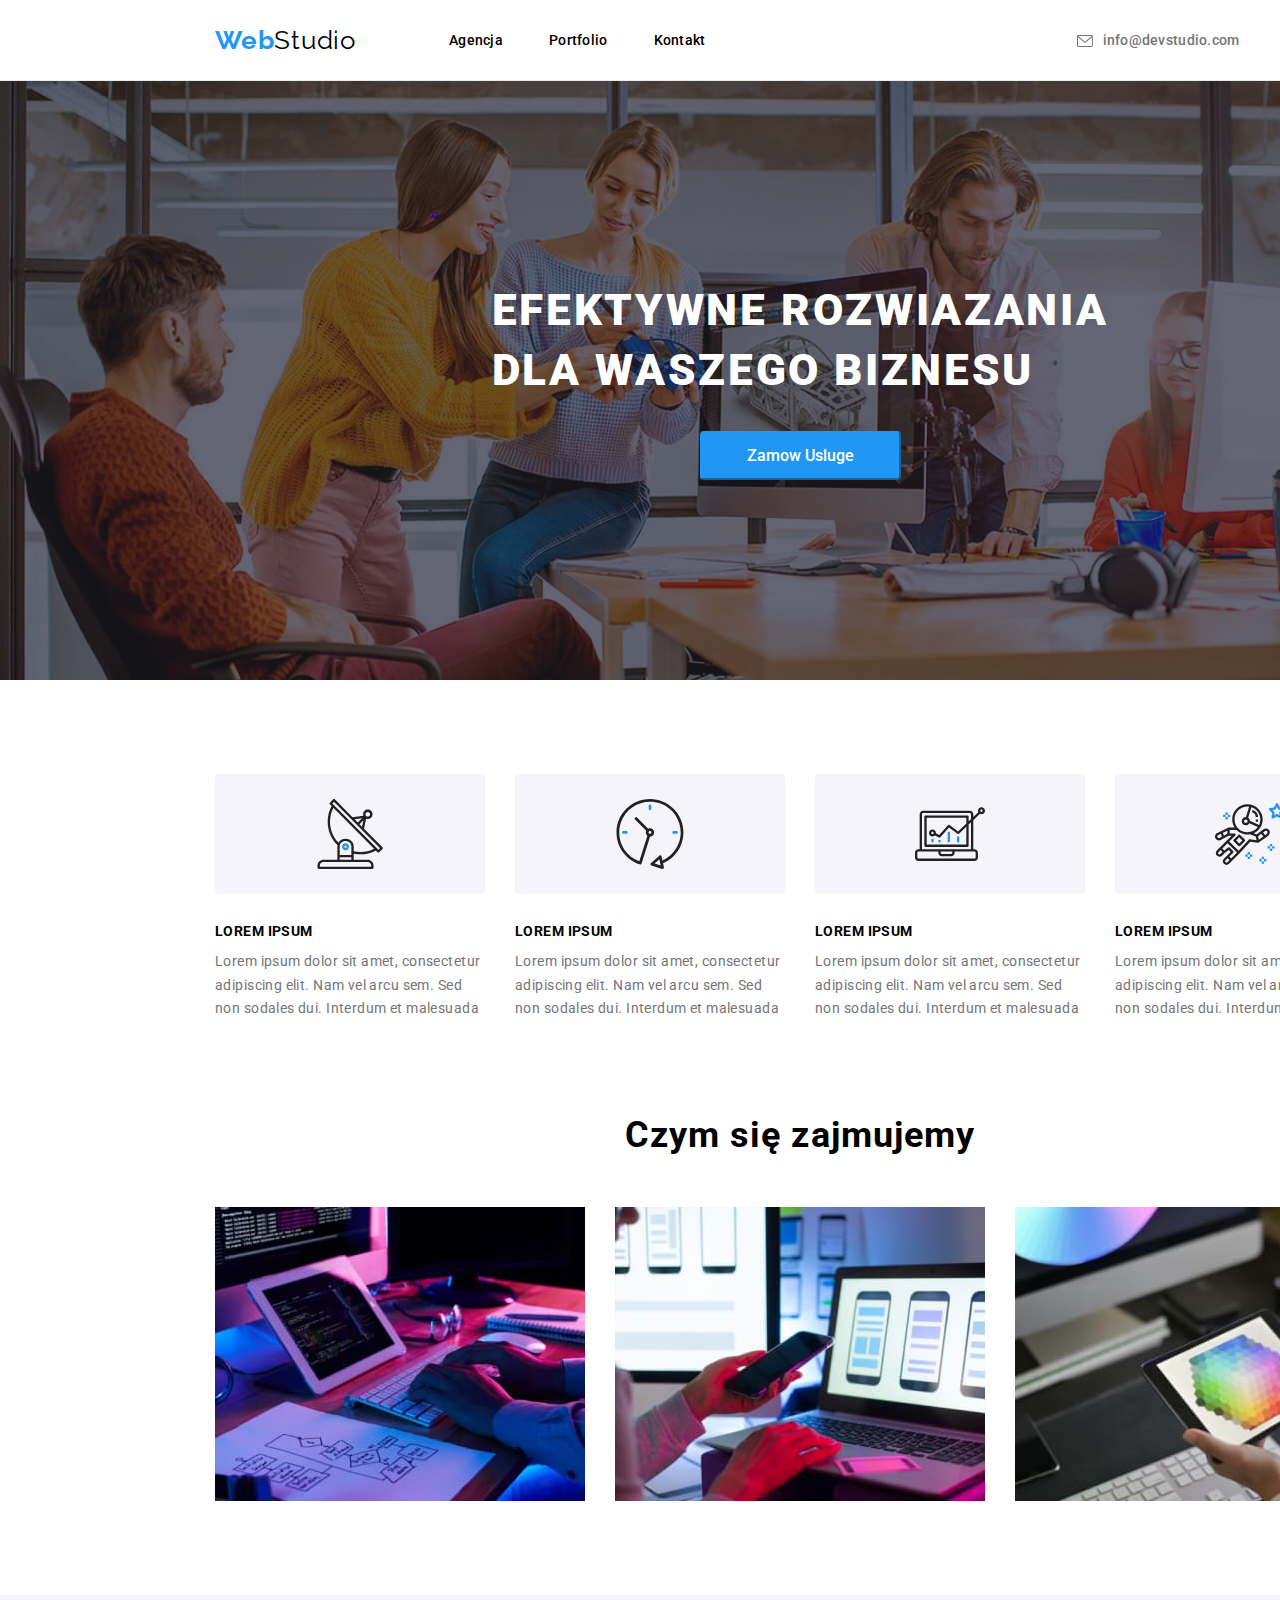
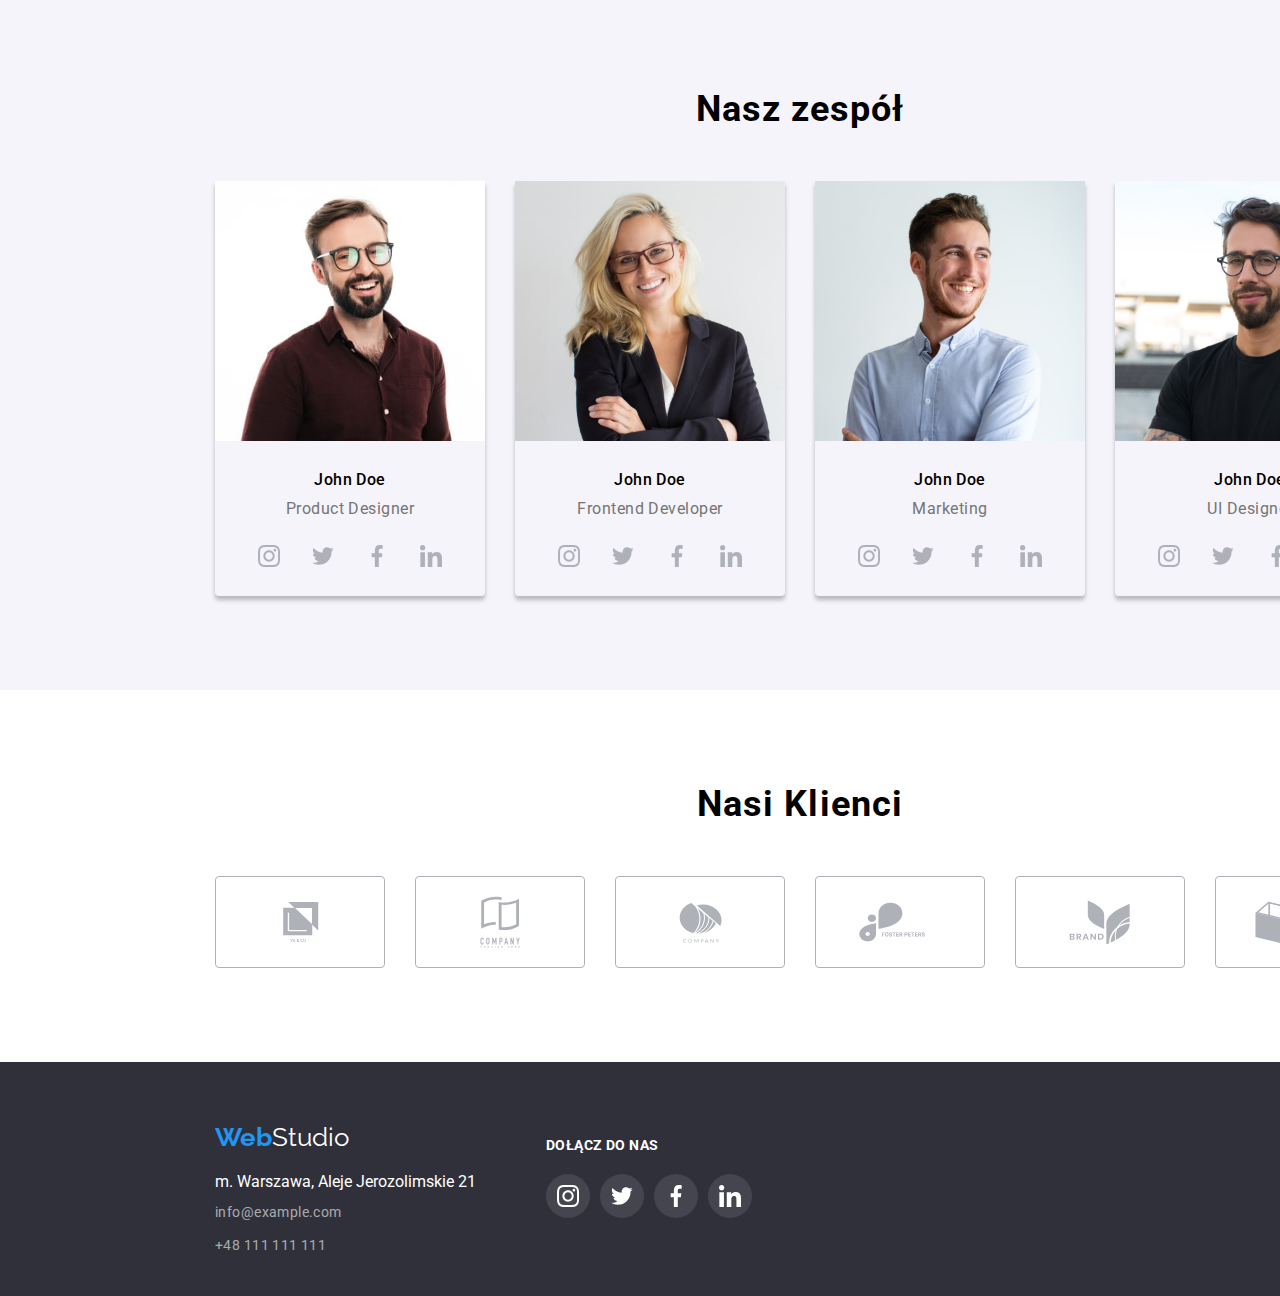
<file: index.html>
<!DOCTYPE html>
<html lang="en">
	<head>
		<meta charset="UTF-8" />
		<meta http-equiv="X-UA-Compatible" content="IE=edge" />
		<meta
			name="viewport"
			content="width=<device-width>, initial-scale=1.0"
		/>
		<title>Document</title>
		<link
			rel="stylesheet"
			href="https://cdnjs.cloudflare.com/ajax/libs/modern-normalize/1.1.0/modern-normalize.css"
			integrity="sha512-Y0MM+V6ymRKN2zStTqzQ227DWhhp4Mzdo6gnlRnuaNCbc+YN/ZH0sBCLTM4M0oSy9c9VKiCvd4Jk44aCLrNS5Q=="
			crossorigin="anonymous"
			referrerpolicy="no-referrer"
		/>
		<link rel="preconnect" href="https://fonts.googleapis.com" />
		<link rel="preconnect" href="https://fonts.gstatic.com" crossorigin />
		<link
			href="https://fonts.googleapis.com/css2?family=Raleway:wght@700&family=Roboto:wght@400;500;700;900&display=swap"
			rel="stylesheet"
		/>
		<link rel="stylesheet" href="css/style.css" />
	</head>
	<body>
		<header>
			<!-- logo top -->
			<div class="header-box">
				<div class="container">
					<div class="header-flex">
						<a class="menu-logo-top" href="index.html"
							><span class="logo-top">Web</span>Studio</a
						>
						<!-- nav items-->
						<nav>
							<div>
								<ul class="nav nav-item-flex">
									<li>
										<a
											class="nav-item-agencja"
											href="index.html"
											>Agencja</a
										>
									</li>
									<li>
										<a
											class="nav-item-portfolio"
											href="portfolio.html"
											>Portfolio</a
										>
									</li>
									<li>
										<a class="nav-item-kontakty" href="#"
											>Kontakt</a
										>
									</li>
								</ul>
							</div>
						</nav>
						<!-- adress top-->
						<div class="contact-top">
							<a class="email" href="mailto:info@devstudio.com">
								<svg
									width="16"
									height="12"
									class="envelope-icon"
								>
									<use
										href="./images/icons.svg#icon-envelope"
									></use>
								</svg>
								info@devstudio.com</a
							>
							<a class="phonenumber" href="tel:+48111111111">
								<svg width="10" height="16" class="smartphone">
									<use
										href="./images/icons.svg#icon-smartphone"
									></use>
								</svg>
								+48&nbsp111&nbsp111&nbsp111</a
							>
						</div>
					</div>
				</div>
			</div>
		</header>
		<!-- HERO -->
		<main>
			<section class="effective-bg">
				<div class="effective-flex">
					<h1>
						<span class="effective"
							>EFEKTYWNE ROZWIAZANIA<br />DLA WASZEGO
							BIZNESU</span
						>
					</h1>
					<button class="order" type="button">Zamow Usluge</button>
				</div>
			</section>
			<!-- Lorem List-->
			<section class="container">
				<div class="lorem-pad">
					<ul class="lorem-flex">
						<li>
							<div class="antenna">
								<svg
									width="70"
									height="70"
									class="antenna-icon"
									viewBox="0 0 32 32"
								>
									<use
										href="./images/icons.svg#icon-antenna-1"
									></use>
								</svg>
							</div>
							<h2 class="lorem-list">LOREM IPSUM</h2>
							<p class="text">
								Lorem ipsum dolor sit amet, consectetur
								adipiscing elit. Nam vel arcu sem. Sed non
								sodales dui. Interdum et malesuada
							</p>
						</li>
						<li>
							<div class="clock">
								<svg
									width="70"
									height="70"
									class="clock-icon"
									viewBox="0 0 32 32"
								>
									<use
										href="./images/icons.svg#icon-clock-1"
									></use>
								</svg>
							</div>
							<h2 class="lorem-list">LOREM IPSUM</h2>
							<p class="text">
								Lorem ipsum dolor sit amet, consectetur
								adipiscing elit. Nam vel arcu sem. Sed non
								sodales dui. Interdum et malesuada
							</p>
						</li>
						<li>
							<div class="diagram">
								<svg
									width="70"
									height="70"
									class="diagram-icon"
									viewBox="0 0 32 32"
								>
									<use
										href="./images/icons.svg#icon-diagram-1"
									></use>
								</svg>
							</div>
							<h2 class="lorem-list">LOREM IPSUM</h2>
							<p class="text">
								Lorem ipsum dolor sit amet, consectetur
								adipiscing elit. Nam vel arcu sem. Sed non
								sodales dui. Interdum et malesuada
							</p>
						</li>
						<li>
							<div class="astronaut">
								<svg
									width="70"
									height="70"
									class="astronaut-icon"
									viewBox="0 0 32 32"
								>
									<use
										href="./images/icons.svg#icon-astronaut-1"
									></use>
								</svg>
							</div>
							<h2 class="lorem-list">LOREM IPSUM</h2>
							<p class="text">
								Lorem ipsum dolor sit amet, consectetur
								adipiscing elit. Nam vel arcu sem. Sed non
								sodales dui. Interdum et malesuada
							</p>
						</li>
					</ul>
				</div>
			</section>

			<!-- What We Do -->
			<section class="sections container">
				<h3 class="whatwedo">Czym się zajmujemy</h3>
				<div class="what-we-do-img-flex">
					<img
						src="images/img.jpg"
						width="370"
						height="294"
						alt="Programowanie"
					/>
					<img
						src="images/img(1).jpg"
						width="370"
						height="294"
						alt="Testowanie Aplikacji"
					/>
					<img
						src="images/img(2).jpg"
						width="370"
						height="294"
						alt="Upiekszanie aplikacji"
					/>
				</div>
			</section>
			<!-- Our Team -->
			<section class="sections our-team-box">
				<div class="container">
					<h2 class="ourteam">Nasz zespół</h2>
					<div class="our-team-flex">
						<figure class="team-mate">
							<img
								src="./images/Zdjecie1.jpg"
								width="270"
								height="260"
								alt="Product Designer"
							/>
							<figcaption>
								<h4 class="name">John Doe</h4>
								<p class="job">Product Designer</p>
								<div>
									<ul class="social-links">
										<li>
											<a
												href="#"
												_target="blank"
												class="social-link"
											>
												<svg width="22" height="22">
													<use
														href="./images/icons.svg#icon-instagram-2"
													>
														>
													</use>
												</svg>
											</a>
										</li>
										<li>
											<a
												href="#"
												_target="blank"
												class="social-link"
											>
												<svg width="22" height="22">
													<use
														href="./images/icons.svg#icon-twitter-1"
													></use>
												</svg>
											</a>
										</li>
										<li>
											<a
												href="#"
												_target="blank"
												class="social-link"
											>
												<svg width="22" height="22">
													<use
														href="./images/icons.svg#icon-facebook-1"
													></use>
												</svg>
											</a>
										</li>
										<li>
											<a
												href="#"
												_target="blank"
												class="social-link"
											>
												<svg width="22" height="22">
													<use
														href="./images/icons.svg#icon-linkedin-1"
													></use>
												</svg>
											</a>
										</li>
									</ul>
								</div>
							</figcaption>
						</figure>
						<figure class="team-mate">
							<img
								src="./images/Zdjecie2.jpg"
								width="270"
								height="260"
								alt="Frontend Developer"
							/>
							<figcaption>
								<h4 class="name">John Doe</h4>
								<p class="job">Frontend Developer</p>
								<div>
									<ul class="social-links">
										<li>
											<a
												href="#"
												_target="blank"
												class="social-link"
											>
												<svg width="22" height="22">
													<use
														href="./images/icons.svg#icon-instagram-2"
													>
														>
													</use>
												</svg>
											</a>
										</li>
										<li>
											<a
												href="#"
												_target="blank"
												class="social-link"
											>
												<svg width="22" height="22">
													<use
														href="./images/icons.svg#icon-twitter-1"
													></use>
												</svg>
											</a>
										</li>
										<li>
											<a
												href="#"
												_target="blank"
												class="social-link"
											>
												<svg width="22" height="22">
													<use
														href="./images/icons.svg#icon-facebook-1"
													></use>
												</svg>
											</a>
										</li>
										<li>
											<a
												href="#"
												_target="blank"
												class="social-link"
											>
												<svg width="22" height="22">
													<use
														href="./images/icons.svg#icon-linkedin-1"
													></use>
												</svg>
											</a>
										</li>
									</ul>
								</div>
							</figcaption>
						</figure>
						<figure class="team-mate">
							<img
								src="./images/Zdjecie3.jpg"
								width="270"
								height="260"
								alt="Marketing"
							/>
							<figcaption>
								<h4 class="name">John Doe</h4>
								<p class="job">Marketing</p>
								<div>
									<ul class="social-links">
										<li>
											<a
												href="#"
												_target="blank"
												class="social-link"
											>
												<svg width="22" height="22">
													<use
														href="./images/icons.svg#icon-instagram-2"
													>
														>
													</use>
												</svg>
											</a>
										</li>
										<li>
											<a
												href="#"
												_target="blank"
												class="social-link"
											>
												<svg width="22" height="22">
													<use
														href="./images/icons.svg#icon-twitter-1"
													></use>
												</svg>
											</a>
										</li>
										<li>
											<a
												href="#"
												_target="blank"
												class="social-link"
											>
												<svg width="22" height="22">
													<use
														href="./images/icons.svg#icon-facebook-1"
													></use>
												</svg>
											</a>
										</li>
										<li>
											<a
												href="#"
												_target="blank"
												class="social-link"
											>
												<svg width="22" height="22">
													<use
														href="./images/icons.svg#icon-linkedin-1"
													></use>
												</svg>
											</a>
										</li>
									</ul>
								</div>
							</figcaption>
						</figure>
						<figure class="team-mate">
							<img
								src="./images/Zdjecie4.jpg"
								width="270"
								height="260"
								alt="UI Designer"
							/>
							<figcaption>
								<h4 class="name">John Doe</h4>
								<p class="job">UI Designer</p>
								<div>
									<ul class="social-links">
										<li>
											<a
												href="#"
												_target="blank"
												class="social-link"
											>
												<svg width="22" height="22">
													<use
														href="./images/icons.svg#icon-instagram-2"
													>
														>
													</use>
												</svg>
											</a>
										</li>
										<li>
											<a
												href="#"
												_target="blank"
												class="social-link"
											>
												<svg width="22" height="22">
													<use
														href="./images/icons.svg#icon-twitter-1"
													></use>
												</svg>
											</a>
										</li>
										<li>
											<a
												href="#"
												_target="blank"
												class="social-link"
											>
												<svg width="22" height="22">
													<use
														href="./images/icons.svg#icon-facebook-1"
													></use>
												</svg>
											</a>
										</li>
										<li>
											<a
												href="#"
												_target="blank"
												class="social-link"
											>
												<svg width="22" height="22">
													<use
														href="./images/icons.svg#icon-linkedin-1"
													></use>
												</svg>
											</a>
										</li>
									</ul>
								</div>
							</figcaption>
						</figure>
					</div>
				</div>
			</section>
			<section class="sections container">
				<h2 class="our-customers">Nasi Klienci</h2>
				<ul class="our-customers-list">
					<li>
						<a href="#" _target="blank" class="customer">
							<svg width="41" height="46" viewBox="0 0 32 32">
								<use
									href="./images/icons.svg#icon-client1"
								></use>
							</svg>
						</a>
					</li>
					<li>
						<a href="#" _target="blank" class="customer">
							<svg width="40" height="52">
								<use
									href="./images/icons.svg#icon-client2"
								></use>
							</svg>
						</a>
					</li>
					<li>
						<a href="#" _target="blank" class="customer">
							<svg width="43" height="41">
								<use
									href="./images/icons.svg#icon-client3"
								></use>
							</svg>
						</a>
					</li>
					<li>
						<a href="#" _target="blank" class="customer">
							<svg width="84" height="40">
								<use
									href="./images/icons.svg#icon-client4"
								></use>
							</svg>
						</a>
					</li>
					<li>
						<a href="#" _target="blank" class="customer">
							<svg width="62" height="45">
								<use
									href="./images/icons.svg#icon-client5"
								></use>
							</svg>
						</a>
					</li>
					<li>
						<a href="#" _target="blank" class="customer">
							<svg width="93" height="43">
								<use
									href="./images/icons.svg#icon-client6"
								></use>
							</svg>
						</a>
					</li>
				</ul>
			</section>
		</main>
		<!-- adress -->
		<footer class="footer-effect sections">
			<div class="container">
				<a class="menu-logo-bottom" href="index.html"
					><span class="logo-bottom">Web</span>Studio</a
				>

				<address>
					<div class="address-flex">
						<p class="city">m. Warszawa, Aleje Jerozolimskie 21</p>
						<a class="contact" href="mailto:info@example.com"
							>info@example.com</a
						>
						<a class="contact" href="+48111111111"
							>+48 111 111 111</a
						>
					</div>
				</address>
				<div class="footer-socials-box">
					<h2 class="join-us">Dołącz do nas</h2>
					<ul class="footer-social-links">
						<li>
							<a
								href="#"
								_target="blank"
								class="footer-social-link"
							>
								<svg width="22" height="22" viewBox="0 0 32 32">
									<use
										href="./images/icons.svg#icon-instagram-2"
									></use>
								</svg>
							</a>
						</li>
						<li>
							<a
								href="#"
								_target="blank"
								class="footer-social-link"
							>
								<svg width="22" height="22" viewBox="0 0 32 32">
									<use
										href="./images/icons.svg#icon-twitter-1"
									></use>
								</svg>
							</a>
						</li>
						<li>
							<a
								href="#"
								_target="blank"
								class="footer-social-link"
							>
								<svg width="22" height="22" viewBox="0 0 32 32">
									<use
										href="./images/icons.svg#icon-facebook-1"
									></use>
								</svg>
							</a>
						</li>
						<li>
							<a
								href="#"
								_target="blank"
								class="footer-social-link"
							>
								<svg width="22" height="22" viewBox="0 0 32 32">
									<use
										href="./images/icons.svg#icon-linkedin-1"
									></use>
								</svg>
							</a>
						</li>
					</ul>
				</div>
			</div>
		</footer>
	</body>
</html>
</file>
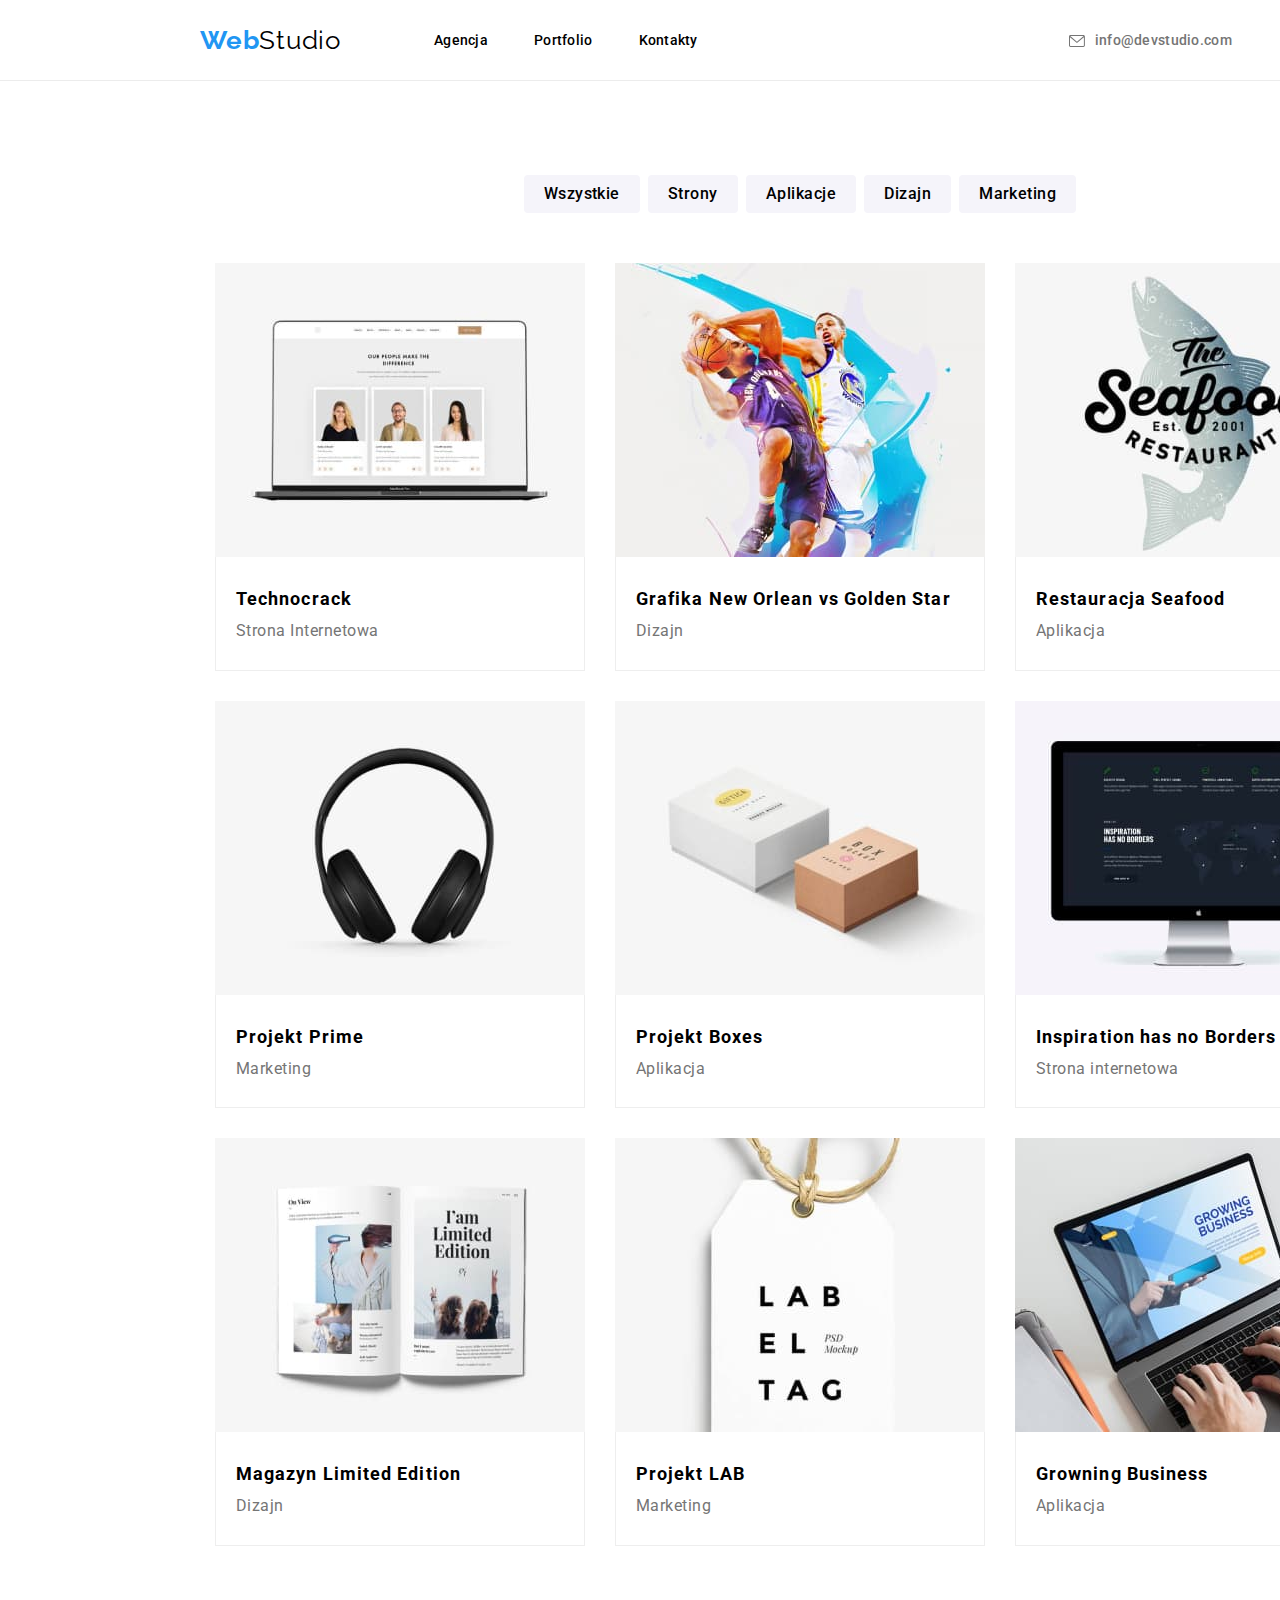
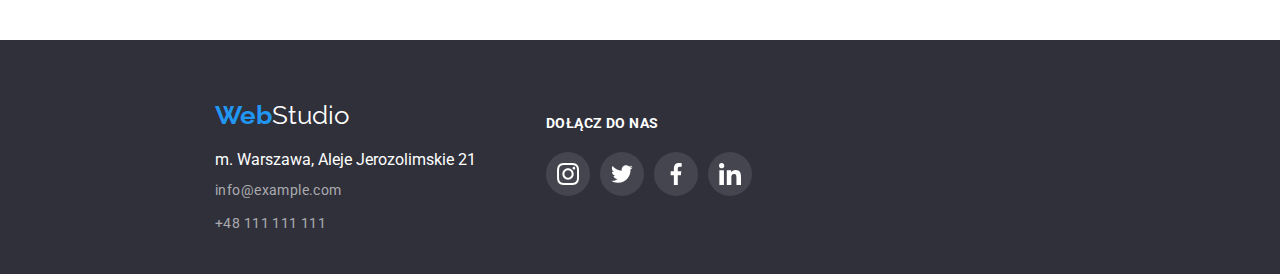
<file: portfolio.html>
<!DOCTYPE html>
<html lang="en">
	<head>
		<meta charset="UTF-8" />
		<meta http-equiv="X-UA-Compatible" content="IE=edge" />
		<meta name="viewport" content="width=device-width, initial-scale=1.0" />
		<title>Portfolio</title>
		<link
			rel="stylesheet"
			href="https://cdnjs.cloudflare.com/ajax/libs/modern-normalize/1.1.0/modern-normalize.css"
			integrity="sha512-Y0MM+V6ymRKN2zStTqzQ227DWhhp4Mzdo6gnlRnuaNCbc+YN/ZH0sBCLTM4M0oSy9c9VKiCvd4Jk44aCLrNS5Q=="
			crossorigin="anonymous"
			referrerpolicy="no-referrer"
		/>
		<link rel="preconnect" href="https://fonts.googleapis.com" />
		<link rel="preconnect" href="https://fonts.gstatic.com" crossorigin />
		<link
			href="https://fonts.googleapis.com/css2?family=Raleway:wght@700&family=Roboto:wght@400;500;700;900&display=swap"
			rel="stylesheet"
		/>
		<link rel="stylesheet" href="css/style.css" />
	</head>
	<body>
		<!-- Logo Top -->
		<header>
			<div class="header-box">
				<div class="header-flex container">
					<a href="index.html" class="menu-logo-top"
						><span class="logo-top">Web</span>Studio</a
					>
					<nav>
						<div>
							<ul class="nav nav-item-flex">
								<li>
									<a
										class="nav-item-agencja"
										href="index.html"
										>Agencja</a
									>
								</li>
								<li>
									<a
										class="nav-item-portfolio"
										href="portfolio.html"
										>Portfolio</a
									>
								</li>
								<li>
									<a class="nav-item-kontakty" href="#"
										>Kontakty</a
									>
								</li>
							</ul>
						</div>
					</nav>
					<div class="contact-top">
						<div class="contact-top">
							<a class="email" href="mailto:info@devstudio.com">
								<svg
									width="16"
									height="12"
									class="envelope-icon"
								>
									<use
										href="./images/icons.svg#icon-envelope"
									></use>
								</svg>
								info@devstudio.com</a
							>
							<a class="phonenumber" href="tel:+48111111111">
								<svg width="10" height="16" class="smartphone">
									<use
										href="./images/icons.svg#icon-smartphone"
									></use>
								</svg>
								+48&nbsp111&nbsp111&nbsp111</a
							>
						</div>
					</div>
				</div>
			</div>
		</header>
		<!-- HERO-->
		<main>
			<!-- Filter-->
			<section class="sections">
				<div>
					<ul class="filter-flex">
						<li>
							<button type="button" class="filter-button">
								Wszystkie
							</button>
						</li>
						<li>
							<button type="button" class="filter-button">
								Strony
							</button>
						</li>
						<li>
							<button type="button" class="filter-button">
								Aplikacje
							</button>
						</li>
						<li>
							<button type="button" class="filter-button">
								Dizajn
							</button>
						</li>
						<li>
							<button type="button" class="filter-button">
								Marketing
							</button>
						</li>
					</ul>
				</div>
				<!-- Products-->
				<div class="container">
					<ul class="project-set">
						<li class="project">
							<figure>
								<img
									src="./images/technocrack.jpg"
									width="370"
									height="294"
									alt="wyswietlanie strony internetowej na laptopie"
								/>
								<figcaption class="project-border">
									<h4 class="projectname">Technocrack</h4>
									<p class="projecttype">
										Strona Internetowa
									</p>
								</figcaption>
							</figure>
						</li>
						<li class="project">
							<figure>
								<img
									src="./images/neworleanvsgoldenstars.jpg"
									width="370"
									height="294"
									alt="mecz gwiazd koszykowki"
								/>
								<figcaption class="project-border">
									<h4 class="projectname">
										Grafika New Orlean vs Golden Star
									</h4>
									<p class="projecttype">Dizajn</p>
								</figcaption>
							</figure>
						</li>
						<li class="project">
							<figure>
								<img
									src="./images/seafoodrestaurant.jpg"
									width="370"
									height="294"
									alt="Rekin na tle loga restauracji"
								/>
								<figcaption class="project-border">
									<h4 class="projectname">
										Restauracja Seafood
									</h4>
									<p class="projecttype">Aplikacja</p>
								</figcaption>
							</figure>
						</li>
						<li class="project">
							<figure>
								<img
									src="./images/projectprime.jpg"
									width="370"
									height="294"
									alt="Czarne bezprzewodowe sluchawki"
								/>
								<figcaption class="project-border">
									<h4 class="projectname">Projekt Prime</h4>
									<p class="projecttype">Marketing</p>
								</figcaption>
							</figure>
						</li>
						<li class="project">
							<figure>
								<img
									src="./images/projectboxes.jpg"
									width="370"
									height="294"
									alt="Dwa pudelka na bialym tle"
								/>
								<figcaption class="project-border">
									<h4 class="projectname">Projekt Boxes</h4>
									<p class="projecttype">Aplikacja</p>
								</figcaption>
							</figure>
						</li>
						<li class="project">
							<figure>
								<img
									src="./images/inspiration.jpg"
									width="370"
									height="294"
									alt="Witryna strony internetowej"
								/>
								<figcaption class="project-border">
									<h4 class="projectname">
										Inspiration has no Borders
									</h4>
									<p class="projecttype">
										Strona internetowa
									</p>
								</figcaption>
							</figure>
						</li>
						<li class="project">
							<figure>
								<img
									src="./images/limitededition.jpg"
									width="370"
									height="294"
									alt="strona z magazynu limited edition"
								/>
								<figcaption class="project-border">
									<h4 class="projectname">
										Magazyn Limited Edition
									</h4>
									<p class="projecttype">Dizajn</p>
								</figcaption>
							</figure>
						</li>
						<li class="project">
							<figure>
								<img
									src="./images/projectlab.jpg"
									width="370"
									height="294"
									alt="Biala zawieszka z napisem Label Tag"
								/>
								<figcaption class="project-border">
									<h4 class="projectname">Projekt LAB</h4>
									<p class="projecttype">Marketing</p>
								</figcaption>
							</figure>
						</li>
						<li class="project">
							<figure>
								<img
									src="./images/growingbusiness.jpg"
									width="370"
									height="294"
									alt="Uzywanie aplikacji internetowej na laptopie"
								/>
								<figcaption class="project-border">
									<h4 class="projectname">
										Growning Business
									</h4>
									<p class="projecttype">Aplikacja</p>
								</figcaption>
							</figure>
						</li>
					</ul>
				</div>
			</section>
		</main>
		<!-- Logo Bottom-->
		<footer class="footer-effect">
			<div class="container">
				<a class="menu-logo-bottom" href="index.html"
					><span class="logo-bottom">Web</span>Studio</a
				>
				<address>
					<div class="address-flex">
						<p>m. Warszawa, Aleje Jerozolimskie 21</p>
						<a class="contact" href="mailto:info@example.com"
							>info@example.com</a
						>
						<a class="contact" href="+48111111111"
							>+48 111 111 111</a
						>
					</div>
				</address>
				<div class="footer-socials-box">
					<h2 class="join-us">Dołącz do nas</h2>
					<ul class="footer-social-links">
						<li>
							<a
								href="#"
								_target="blank"
								class="footer-social-link"
							>
								<svg width="22" height="22" viewBox="0 0 32 32">
									<use
										href="./images/icons.svg#icon-instagram-2"
									></use>
								</svg>
							</a>
						</li>
						<li>
							<a
								href="#"
								_target="blank"
								class="footer-social-link"
							>
								<svg width="22" height="22" viewBox="0 0 32 32">
									<use
										href="./images/icons.svg#icon-twitter-1"
									></use>
								</svg>
							</a>
						</li>
						<li>
							<a
								href="#"
								_target="blank"
								class="footer-social-link"
							>
								<svg width="22" height="22" viewBox="0 0 32 32">
									<use
										href="./images/icons.svg#icon-facebook-1"
									></use>
								</svg>
							</a>
						</li>
						<li>
							<a
								href="#"
								_target="blank"
								class="footer-social-link"
							>
								<svg width="22" height="22" viewBox="0 0 32 32">
									<use
										href="./images/icons.svg#icon-linkedin-1"
									></use>
								</svg>
							</a>
						</li>
					</ul>
				</div>
			</div>
		</footer>
	</body>
</html>
</file>
<file: css/style.css>
* {
	margin: 0;
	padding: 0;
}
.container {
	width: 1200px;
	margin: 0 auto;
	padding: 0 15px;
}
body {
	font-family: "Roboto", sans-serif;
	background-color: #ffffff;
	width: 1600px;
	margin: 0 auto;
}
img {
	display: block;
}
:root {
	--text-color-blue: rgba(33, 150, 243, 1);
	--text-color-black: rgba(0, 0, 0, 1);
	--text-color-grey: rgba(117, 117, 117, 1);
	--text-color-white: rgba(255, 255, 255, 1);
	--border-color-blue: rgba(33, 150, 243, 1);
	--border-color-grey: rgba(236, 236, 236, 1);
	--hover-color-blue: rgba(33, 150, 243, 1);
	--hover-color-white: rgba(255, 255, 255, 1);
	--background-color-black: rgba(47, 48, 58, 1);
	--background-color-blue: rgba(33, 150, 243, 1);
	--background-color-white: rgba(245, 244, 250, 1);
	--focus-color-blue: rgba(33, 150, 243, 1);
	--contact-color-grey: rgba(255, 255, 255, 0.6);
	--effective-background-grey: rgba(47, 48, 58, 1);
	--ourteam-background-grey: rgba(245, 244, 250, 100%);
	--project-border-white: rgba(238, 238, 238, 1);
	--box-shadow: rgba(0, 0, 0, 0.25);
	--lorem-images: rgba(245, 244, 250, 1);
	--footer-social-link-bg: rgba(255, 255, 255, 0.1);
	--icon-color-white: rgba(255, 255, 255, 1);
	--icon-color-grey: rgba(175, 177, 184, 1);
	--contact-icon-color-grey: rgba(117, 117, 117, 1);
	--customers-border-grey: rgba(175, 177, 184, 1);
}
a {
	text-decoration: none;
}
.logo-top {
	color: var(--text-color-blue);
	font-family: Raleway;
	font-weight: 700;
	font-size: 26px;
	line-height: 1.2;
	text-decoration: none;
}
.menu-logo-top {
	color: var(--text-color-black);
	font-family: Raleway;
	font-size: 26px;
	line-height: 1.2;
	text-decoration: none;
	letter-spacing: 0.03em;
	display: block;
	padding-right: 93px;
}
.menu-logo:hover {
	color: var(--hover-color-blue);
}
.nav {
	list-style-type: none;
}
.nav-item-agencja:hover {
	color: var(--hover-color-blue);
}
.nav-item-agencja:focus {
	color: var(--focus-color-blue);
}
.nav-item-agencja {
	color: var(--text-color-black);
	font-weight: 500;
	font-size: 14px;
	line-height: 1.14;
	letter-spacing: 0.02em;
	margin-right: 46px;
}
.nav-item-portfolio:hover {
	color: var(--hover-color-blue);
}
.nav-item-portfolio:focus {
	color: var(--focus-color-blue);
}
.nav-item-portfolio {
	color: var(--text-color-black);
	font-weight: 500;
	font-size: 14px;
	line-height: 1.14;
	letter-spacing: 0.02em;
	padding-right: 46px;
}
.nav-item-kontakty:hover {
	color: var(--hover-color-blue);
}
.nav-item-kontakty:focus {
	color: var(--focus-color-blue);
}
.nav-item-kontakty {
	color: var(--text-color-black);
	font-weight: 500;
	font-size: 14px;
	line-height: 1.14;
	letter-spacing: 0.02em;
	margin-right: 371px;
}
.nav-item-flex {
	display: flex;
	flex-direction: row;
	justify-content: center;
}
.contact-top {
	display: flex;
	flex-direction: row;
	justify-content: center;
}

.email:hover,
.email:focus {
	fill: var(--hover-color-blue);
	color: var(--hover-color-blue);
}
.phonenumber:hover,
.phonenumber:focus {
	fill: var(--hover-color-blue);
	color: var(--hover-color-blue);
}
.smartphone,
.envelope-icon {
	margin-right: 10px;
	fill: currentColor;
}

.email {
	font-weight: 500;
	font-size: 14px;
	line-height: 1.14;
	color: var(--text-color-grey);
	letter-spacing: 0.02em;
	margin-right: 50px;
	display: flex;
	align-items: center;
}
.phonenumber {
	color: var(--text-color-grey);
	font-weight: 500;
	font-size: 14px;
	line-height: 1.14;
	text-decoration: none;
	letter-spacing: 0.02em;
	display: flex;
}
ul {
	list-style-type: none;
}
.order {
	border-color: var(--border-color-blue);
	border-radius: 4px;
	margin-top: 30px;
	font-weight: 500;
	font-size: 16px;
	line-height: 1.6;
	padding: 10px 45px;
	background-color: var(--background-color-blue);
	color: var(--text-color-white);
	cursor: pointer;
}
.lorem-list {
	color: var(--text-color-black);
	font-weight: 700;
	font-size: 14px;
	line-height: 1.1;
	letter-spacing: 0.03em;
	padding-bottom: 10px;
}
.lorem-pad {
	padding-top: 94px;
	padding-bottom: 0px;
}
.text {
	color: var(--text-color-grey);
	font-size: 14px;
	line-height: 1.7;
	letter-spacing: 0.03em;
}
.filter-button:hover,
.filter-button:focus {
	background-color: var(--hover-color-blue);
	color: var(--text-color-white);
	cursor: pointer;
	box-shadow: 0px 4px 4px 0px var(--box-shadow);
}

.filter-button {
	font-weight: 500;
	font-size: 16px;
	line-height: 1.6;
	background-color: var(--background-color-white);
	color: var(--text-color-black);
	border: 1px;
	border-radius: 4px;
	letter-spacing: 0.03em;
	padding: 6px 20px;
}
.projectname {
	color: var(--text-color-black);
	font-weight: 700;
	font-size: 18px;
	line-height: 2;
	letter-spacing: 0.06em;
}
.projecttype {
	color: var(--text-color-grey);
	font-weight: 400;
	font-size: 16px;
	line-height: 1.8;
	letter-spacing: 0.03em;
}

.effective {
	font-weight: 900;
	font-size: 44px;
	line-height: 1.36;
	color: var(--text-color-white);
	letter-spacing: 0.06em;
	text-align: center;
}
.effective-bg {
	background-image: linear-gradient(
			to top,
			rgba(47, 48, 58, 0.4),
			rgba(47, 48, 58, 0.4)
		),
		url("../images/effective-background.jpg");
	padding: 200px;
}
.whatwedo {
	color: var(--text-color-black);
	font-weight: 700;
	font-size: 36px;
	line-height: 1.16;
	text-align: center;
	letter-spacing: 0.03em;
	margin-bottom: 50px;
}
.ourteam {
	color: var(--text-color-black);
	font-weight: 700;
	font-size: 36px;
	line-height: 1.16;
	text-align: center;
	letter-spacing: 0.03em;
	margin-bottom: 50px;
}
.name {
	font-weight: 500;
	font-size: 16px;
	line-height: 1.18;
	color: var(--text-color-black);
	letter-spacing: 0.03em;
	text-align: center;
	padding-top: 30px;
	padding-bottom: 10px;
}
.job {
	font-weight: 400;
	font-size: 16px;
	line-height: 1.18;
	color: var(--text-color-grey);
	letter-spacing: 0.03em;
	text-align: center;
	margin-bottom: 16px;
}
figure:hover {
	border-color: var(--border-color-blue);
}
.logo-bottom {
	color: var(--text-color-blue);
	font-weight: 700;
	font-size: 26px;
	line-height: 1.2;
	text-decoration: none;
}
.menu-logo-bottom {
	font-family: Raleway;
	color: var(--text-color-white);
	font-size: 26px;
	line-height: 1.2;
	text-decoration: none;
	display: block;
	max-width: 135px;
	margin-bottom: 20px;
}
.item-logo-bottom {
	padding-bottom: 20px;
}
address {
	font-style: normal;
	color: var(--text-color-white);
}
.contact {
	color: var(--contact-color-grey);
	font-weight: 400;
	font-size: 14px;
	line-height: 1.7;
	letter-spacing: 0.03em;
}
.sections {
	padding-top: 94px;
	padding-bottom: 94px;
}
.header-box {
	border-bottom: 1px solid var(--border-color-grey);
}
.header-flex {
	display: flex;
	flex-direction: row;
	justify-content: space-between;
	align-items: center;
	padding: 25px 0px 24px 0px;
}
.effective-flex {
	display: flex;
	flex-direction: column;
	align-items: center;
}
.lorem-flex {
	display: flex;
	justify-content: center;
	flex-direction: row;
	gap: 30px;
}
.wwd-pad {
	padding-top: 0px;
}
.what-we-do-img-flex {
	display: flex;
	flex-direction: row;
	justify-content: center;
	gap: 30px;
}
.our-team-box {
	background-color: var(--ourteam-background-grey);
}
.our-team-flex {
	display: flex;
	flex-direction: row;
	justify-content: center;
	gap: 30px;
}
.team-mate {
	box-shadow: 0px 4px 4px var(--box-shadow);
	border-bottom-right-radius: 4px;
	border-bottom-left-radius: 4px;
}
.footer-effect {
	background-color: var(--background-color-black);
	padding: 60px 0px;
}
.address-flex {
	display: flex;
	flex-direction: column;
	gap: 9px;
	float: left;
}
.filter-flex {
	display: flex;
	flex-direction: row;
	justify-content: center;
	padding-bottom: 50px;
	gap: 8px;
}
.project-set {
	display: flex;
	flex-direction: row;
	justify-content: center;
	flex-wrap: wrap;
	gap: 30px;
}
.project-border {
	color: var(--text-color-grey);
	font-weight: 400;
	font-size: 16px;
	line-height: 1.8;
	letter-spacing: 0.03em;
	padding: 24px 20px;
	border-right: 1px solid var(--project-border-white);
	border-bottom: 1px solid var(--project-border-white);
	border-left: 1px solid var(--project-border-white);
}
.project:hover {
	cursor: pointer;
	box-shadow: 0px 4px 4px 0px var(--box-shadow);
}
.antenna {
	display: flex;
	justify-content: center;
	background-color: var(--lorem-images);
	border-radius: 4px;
	margin-bottom: 30px;
}
.antenna-icon {
	margin: 25px 100px;
}
.clock {
	display: flex;
	justify-content: center;
	background-color: var(--lorem-images);
	border-radius: 4px;
	margin-bottom: 30px;
}
.clock-icon {
	margin: 25px 100px;
}
.diagram {
	display: flex;
	justify-content: center;
	background-color: var(--lorem-images);
	border-radius: 4px;
	margin-bottom: 30px;
}
.diagram-icon {
	margin: 25px 100px;
}
.astronaut {
	display: flex;
	justify-content: center;
	background-color: var(--lorem-images);
	border-radius: 4px;
	margin-bottom: 30px;
}
.astronaut-icon {
	margin: 25px 100px;
}
.social-links {
	display: flex;
	flex-direction: row;
	justify-content: center;
	align-items: center;
	gap: 10px;
	margin-bottom: 18px;
	fill: var(--icon-color-grey);
}
.social-link {
	display: flex;
	justify-content: center;
	align-items: center;
	width: 44px;
	height: 44px;
	cursor: pointer;
}
.social-link:hover,
.social-link:focus {
	fill: white;
	background-color: var(--background-color-blue);
	border-radius: 50%;
}
.our-customers {
	color: var(--text-color-black);
	font-weight: 700;
	font-size: 36px;
	line-height: 1.16;
	text-align: center;
	letter-spacing: 0.03em;
	margin-bottom: 50px;
}
.our-customers-list {
	display: flex;
	justify-content: center;
	align-items: center;
	gap: 30px;
	fill: var(--icon-color-grey);
	cursor: pointer;
}
.customer {
	display: flex;
	justify-content: center;
	align-items: center;
	border: 1px solid var(--customers-border-grey);
	border-radius: 4px;
	width: 170px;
	height: 92px;
}
.customer:hover,
.customer:focus {
	border: 1px solid var(--hover-color-blue);
	fill: var(--hover-color-blue);
}
.footer-socials-box {
	display: inline-block;
	margin-left: 70px;
	margin-top: -35px;
}
.footer-social-links {
	display: flex;
	flex-direction: row;
	align-items: center;
	gap: 10px;
	margin-bottom: 18px;
	cursor: pointer;
}
.footer-social-link {
	display: flex;
	justify-content: center;
	align-items: center;
	background-color: var(--footer-social-link-bg);
	fill: var(--icon-color-white);
	width: 44px;
	height: 44px;
	border-radius: 50px;
}
.join-us {
	font-family: "Roboto";
	font-style: normal;
	font-weight: 700;
	font-size: 14px;
	line-height: 1.14;
	letter-spacing: 0.03em;
	text-transform: uppercase;
	color: var(--text-color-white);
	margin-bottom: 20px;
}
.footer-social-link:hover,
.footer-social-link:focus {
	fill: white;
	background-color: var(--background-color-blue);
	border-radius: 50%;
}
</file>
